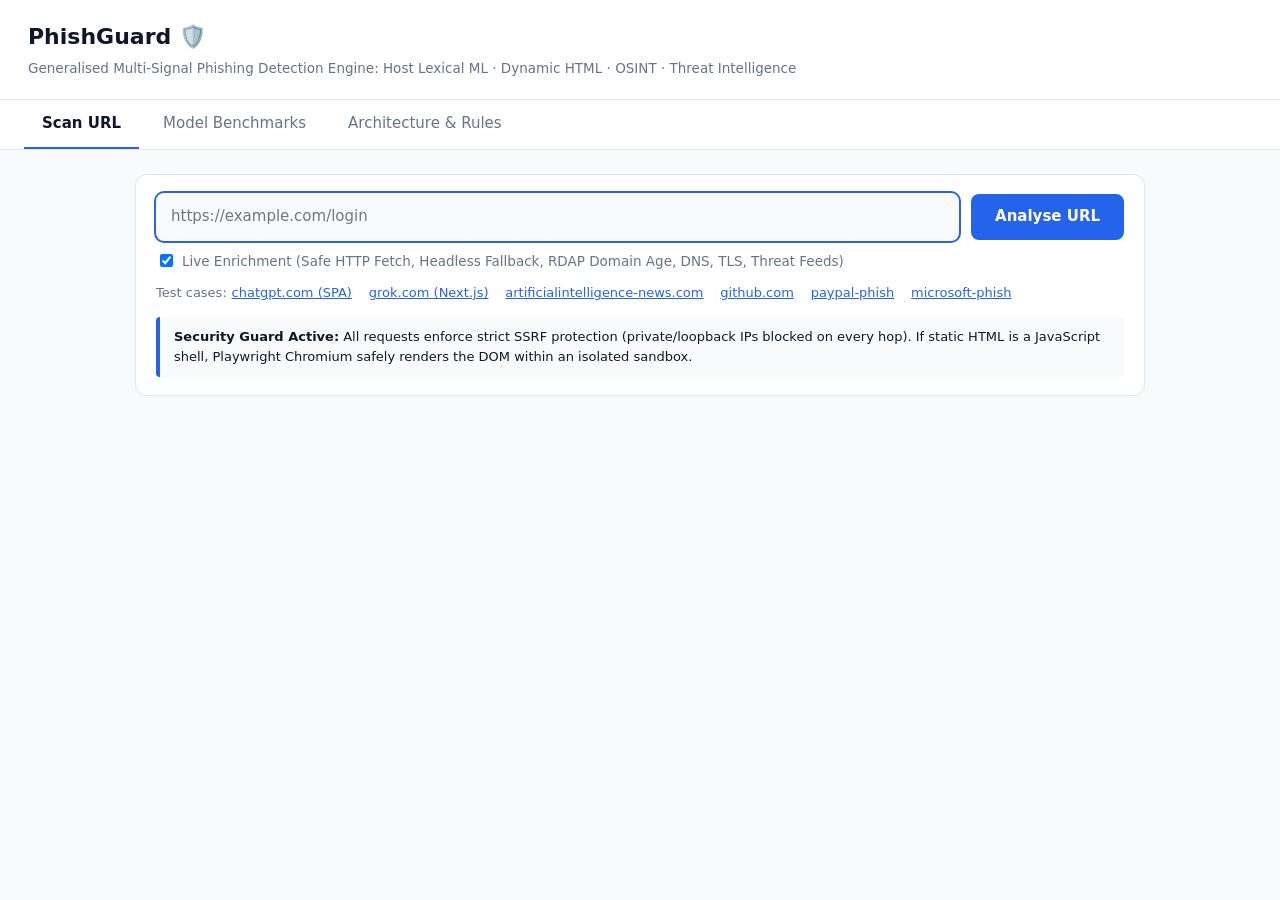
<file: templates/index.html>
<!doctype html>
<html lang="en">
<head>
<meta charset="utf-8">
<meta name="viewport" content="width=device-width, initial-scale=1">
<title>PhishGuard - Multi-Signal Phishing Detection Engine</title>
<style>
  :root{--bg:#f8fafc;--card:#ffffff;--ink:#0f172a;--mut:#64748b;--line:#e2e8f0;--blue:#2563eb;--red:#dc2626;--amber:#d97706;--green:#16a34a;--purple:#7c3aed}
  @media(prefers-color-scheme:dark){:root{--bg:#090d16;--card:#111827;--ink:#f8fafc;--mut:#94a3b8;--line:#1f2937;--blue:#3b82f6;--red:#ef4444;--amber:#f59e0b;--green:#22c55e;--purple:#a855f7}}
  *{box-sizing:border-box}body{margin:0;font:15px/1.55 system-ui,-apple-system,BlinkMacSystemFont,Segoe UI,Roboto,sans-serif;background:var(--bg);color:var(--ink)}
  header{padding:20px 28px;border-bottom:1px solid var(--line);background:var(--card)}
  header h1{margin:0;font-size:22px;display:flex;align-items:center;gap:8px}
  header p{margin:4px 0 0;color:var(--mut);font-size:13.5px}
  nav{display:flex;gap:6px;padding:0 24px;background:var(--card);border-bottom:1px solid var(--line)}
  nav button{background:none;border:0;padding:12px 18px;font:inherit;color:var(--mut);cursor:pointer;border-bottom:2px solid transparent;font-weight:500}
  nav button.on{color:var(--ink);border-color:var(--blue);font-weight:600}
  main{max-width:1050px;margin:0 auto;padding:24px 20px}
  .card{background:var(--card);border:1px solid var(--line);border-radius:12px;padding:18px 20px;margin-bottom:18px;box-shadow:0 1px 3px rgba(0,0,0,0.03)}
  .card h2{margin:0 0 12px;font-size:14px;text-transform:uppercase;letter-spacing:.05em;color:var(--mut);display:flex;align-items:center;justify-content:space-between}
  .row{display:flex;gap:12px;flex-wrap:wrap;align-items:center}
  input[type=text]{flex:1;min-width:260px;padding:11px 14px;border:1px solid var(--line);border-radius:8px;font:inherit;background:var(--bg);color:var(--ink)}
  input[type=text]:focus{outline:2px solid var(--blue);border-color:transparent}
  .go{padding:11px 24px;background:var(--blue);color:#fff;border:0;border-radius:8px;font:inherit;font-weight:600;cursor:pointer;transition:background .15s}
  .go:hover{filter:brightness(1.08)}
  .go:disabled{opacity:.5;cursor:wait}
  label.t{font-size:13.5px;color:var(--mut);display:flex;gap:6px;align-items:center;cursor:pointer}
  .verdict{display:flex;gap:20px;align-items:center;flex-wrap:wrap}
  .badge{font-size:22px;font-weight:700;padding:8px 20px;border-radius:8px;color:#fff;letter-spacing:.03em}
  .PHISHING{background:var(--red)}.SUSPICIOUS{background:var(--amber)}.LEGITIMATE{background:var(--green)}
  .bar{height:14px;background:var(--line);border-radius:7px;overflow:hidden;position:relative;flex:1;min-width:220px}
  .bar>i{display:block;height:100%;transition:width .3s}
  .tick{position:absolute;top:-2px;width:2px;height:18px;background:var(--ink);opacity:.4}
  table{width:100%;border-collapse:collapse;font-size:13.5px}th,td{padding:8px 10px;border-bottom:1px solid var(--line);text-align:left;vertical-align:top}
  th{color:var(--mut);font-weight:600}
  .pill{font-size:12px;font-weight:600;padding:2px 10px;border-radius:12px;display:inline-block}
  .pill-static{background:#dbeafe;color:#1d4ed8}
  .pill-rendered{background:#f3e8ff;color:#6b21a8}
  .pill-unavailable{background:#fef3c7;color:#92400e}
  .listed{color:var(--red);border:1px solid var(--red);background:rgba(220,38,38,0.08)}.clean{color:var(--green);border:1px solid var(--green);background:rgba(22,163,74,0.08)}.skipped,.unavailable{color:var(--mut);border:1px solid var(--line)}
  .up{color:var(--red);font-weight:600}.down{color:var(--green);font-weight:600}
  .grid{display:grid;grid-template-columns:1fr 1fr;gap:18px}@media(max-width:760px){.grid{grid-template-columns:1fr}}
  .ebar{display:flex;align-items:center;gap:10px;margin:6px 0;font-size:13px}.ebar span.l{width:220px;flex:none}
  .ebar div{height:10px;border-radius:3px}
  .journey li{padding:6px 0;overflow-wrap:anywhere}.journey code{white-space:normal;overflow-wrap:anywhere}
  .note{font-size:13px;color:var(--mut)}
  .warn{border-left:4px solid var(--blue);padding:10px 14px;background:var(--bg);font-size:13px;border-radius:4px}
  code{background:var(--bg);padding:2px 6px;border-radius:4px;font-size:12.5px;font-family:ui-monospace,SFMono-Regular,Consolas,monospace}
  .good{color:var(--green)}.bad{color:var(--red)}.neutral{color:var(--mut)}
  pre.evidence{white-space:pre-wrap;overflow-wrap:anywhere;max-height:360px;overflow:auto;background:var(--bg);padding:12px;font-size:12px}
  details{margin:12px 0}summary{cursor:pointer;font-weight:600}
  .hide{display:none}.ex a{cursor:pointer;color:var(--blue);margin-right:12px;font-size:13px;text-decoration:underline}
  img{max-width:100%;border-radius:8px;border:1px solid var(--line)}
</style>
</head>
<body>
<header>
  <h1>PhishGuard 🛡️</h1>
  <p>Generalised Multi-Signal Phishing Detection Engine: Host Lexical ML &middot; Dynamic HTML &middot; OSINT &middot; Threat Intelligence</p>
</header>
<nav>
  <button class="on" data-tab="scan">Scan URL</button>
  <button data-tab="perf">Model Benchmarks</button>
  <button data-tab="about">Architecture &amp; Rules</button>
</nav>
<main>
<section id="scan">
  <div class="card">
    <div class="row">
      <input type="text" id="url" placeholder="https://example.com/login" autofocus>
      <button class="go" id="go">Analyse URL</button>
    </div>
    <div class="row" style="margin-top:10px">
      <label class="t"><input type="checkbox" id="live" checked> Live Enrichment (Safe HTTP Fetch, Headless Fallback, RDAP Domain Age, DNS, TLS, Threat Feeds)</label>
    </div>
    <div class="ex" style="margin-top:10px"><span class="note">Test cases:</span>
      <a data-u="https://chatgpt.com/">chatgpt.com (SPA)</a>
      <a data-u="https://grok.com/">grok.com (Next.js)</a>
      <a data-u="https://www.artificialintelligence-news.com/#">artificialintelligence-news.com</a>
      <a data-u="https://github.com/pallets/flask">github.com</a>
      <a data-u="http://secure-login-update-paypal.com">paypal-phish</a>
      <a data-u="https://login-microsoftonline.com.account-verify.top/">microsoft-phish</a>
    </div>
    <div class="warn" style="margin-top:12px">
      <b>Security Guard Active:</b> All requests enforce strict SSRF protection (private/loopback IPs blocked on every hop). If static HTML is a JavaScript shell, Playwright Chromium safely renders the DOM within an isolated sandbox.
    </div>
  </div>
  <div id="out" class="hide"></div>
</section>

<section id="perf" class="hide"><div id="perfbody" class="note">Loading benchmarks…</div></section>

<section id="about" class="hide">
  <div class="card">
    <h2>Generalised Phishing Detection Architecture</h2>
    <ol>
      <li><b>Host &amp; Domain Analysis (30 Features)</b>: Pure host-level lexical, entropy, typosquatting, homoglyph, and brand impersonation patterns. Schema and paths are strictly isolated so the model never penalises legitimate deep links.</li>
      <li><b>Tiered HTML Content Inspection</b>:
        <ul>
          <li><b>Tier 1 (Static Fetch)</b>: SSRF-guarded HTTP retrieval with TLS verification.</li>
          <li><b>Tier 2 (Headless Chromium Fallback)</b>: When a JavaScript shell is detected, Playwright renders dynamic DOM in an isolated context with subresource route filtering.</li>
          <li><b>Page Evidence (22 observations)</b>: Forms, inputs, passwords, scripts and anchors remain visible. Content security rules inspect credential submission and impersonation. The legacy full model is retired because layout counts produced false positives.</li>
          <li><b>Unavailable Handling</b>: Bot-protection challenges (Cloudflare, SiteGround) or HTTP errors are explicitly marked as unavailable rather than penalised as phishing.</li>
        </ul>
      </li>
      <li><b>OSINT &amp; Network Intelligence</b>: Real-time RDAP domain registration age, DNS resolution, verified TLS certificate status, and threat intelligence lookups (OpenPhish and PhishTank).</li>
      <li><b>Probabilistic Evidence Fusion</b>: Uses the trained host model estimate and explicit security rules for inspected content, domain age, TLS and URL indicators. Rule weights are heuristic odds updates; the final score is not a validated real-world probability.</li>
      <li><b>Verdicts</b>: <code>PHISHING</code> (&ge; 70%), <code>SUSPICIOUS</code> (40% &ndash; 69%), <code>LEGITIMATE</code> (&lt; 40%).</li>
    </ol>
  </div>
</section>
</main>

<script>
const $=s=>document.querySelector(s);
const esc=s=>String(s??'').replace(/[&<>"']/g,c=>({'&':'&amp;','<':'&lt;','>':'&gt;','"':'&quot;',"'":'&#39;'}[c]));
document.querySelectorAll('nav button').forEach(b=>b.onclick=()=>{
  document.querySelectorAll('nav button').forEach(x=>x.classList.toggle('on',x===b));
  ['scan','perf','about'].forEach(t=>$('#'+t).classList.toggle('hide',t!==b.dataset.tab));
  if(b.dataset.tab==='perf')loadPerf();
});
document.querySelectorAll('.ex a').forEach(a=>a.onclick=()=>{$('#url').value=a.dataset.u;run();});
$('#go').onclick=run;
$('#url').addEventListener('keydown',e=>{if(e.key==='Enter')run()});

async function run(){
  const url=$('#url').value.trim();if(!url)return;
  const btn=$('#go');btn.disabled=true;btn.textContent='Analysing…';
  try{
    const r=await fetch('/api/predict',{method:'POST',headers:{'Content-Type':'application/json'},body:JSON.stringify({url,live:$('#live').checked})});
    const d=await r.json();
    if(!r.ok){show(`<div class="card"><b>Error:</b> ${esc(d.error)}</div>`);return;}
    render(d);
  }catch(e){show(`<div class="card"><b>Request failed:</b> ${esc(e)}</div>`);}
  finally{btn.disabled=false;btn.textContent='Analyse URL';}
}

function show(h){const o=$('#out');o.classList.remove('hide');o.innerHTML=h;}
const colour=v=>v>=.7?'var(--red)':v>=.4?'var(--amber)':'var(--green)';

function featureValue(d,group,k,v){
  const a=d.feature_assessments?.[group]?.[k]||{status:'neutral',detail:'Context dependent'};
  const label={good:'Favourable',bad:'Review',neutral:'Context dependent'}[a.status];
  return `<td class="${a.status}" title="${esc(a.detail)}"><b>${esc(k)}</b>: ${esc(Math.round(v*1000)/1000)}<br><small>${label}</small></td>`;
}
function render(d){
  let h=`<div class="card"><div class="verdict"><div class="badge ${d.verdict}">${d.verdict}</div>
   <div style="flex:1;min-width:220px"><div class="row" style="justify-content:space-between">
   <b>Risk score: ${(d.final_score*100).toFixed(1)}%</b>
   <span class="note">Model ${(d.ml_probability*100).toFixed(1)}% &middot; Net evidence change ${d.score_breakdown?.net_change_pp>=0?'+':''}${(d.score_breakdown?.net_change_pp??0).toFixed(2)} percentage points</span></div>
   <div class="bar" style="margin-top:8px"><i style="width:${d.final_score*100}%;background:${colour(d.final_score)}"></i>
   <span class="tick" style="left:40%"></span><span class="tick" style="left:70%"></span></div></div></div>
   <p style="margin:12px 0 0;font-size:14.5px"><b>Assessment:</b> ${esc(d.reason)}</p>
   <p class="note" style="margin:4px 0 0">Target: <code>${esc(d.host)}</code> &middot; Domain: <code>${esc(d.registered_domain)}</code> &middot; Inference Model: ${esc(d.model_used)}</p></div>`;

  h+=`<div class="card"><h2>URL &amp; Transport Context</h2><p>Submitted: <code>${esc(d.url)}</code><br>Inspected address: <code>${esc(d.effective_url||d.url)}</code></p><p class="note">${esc(d.url_context?.note||'')} Scores below 40% are lower risk; 40–69.9% require caution; 70% or above are high risk. A lower score is not a guarantee of safety.</p>${d.url_context?.transport==='http'?'<p class="bad">Unencrypted HTTP connection. Avoid entering passwords or payment details.</p>':''}</div>`;
  if(d.url_context?.journey?.length){
    h+=`<div class="card"><h2>URL inspection path</h2><ol class="journey">${d.url_context.journey.map(s=>`<li><b>${esc(s.detail)}</b><br>${s.from?`<code>${esc(s.from)}</code> → `:''}<code>${esc(s.url)}</code></li>`).join('')}</ol></div>`;
  }
  if(d.url_context?.fallback_used){
    h+=`<div class="card"><h2>Address recovery</h2><p>The submitted address could not connect. Inspected <code>${esc(d.url_context.fetch_url)}</code> instead. This was a recovery attempt, not an observed redirect from the submitted address.</p><table><tr><th>Attempt</th><th>Outcome</th></tr>${(d.url_context.fetch_attempts||[]).map(a=>`<tr><td><code>${esc(a.url)}</code></td><td>${esc(a.status)} ${esc(a.reason||a.http_status||'')}</td></tr>`).join('')}</table></div>`;
  }
  h+=`<div class="grid"><div class="card"><h2>Model what-if checks (not additive)</h2>`;
  if(d.explanation && d.explanation.length){
    const mx=Math.max(...d.explanation.map(e=>Math.abs(e.effect)));
    d.explanation.forEach(e=>{
      h+=`<div class="ebar" title="Model: ${(d.ml_probability*100).toFixed(2)}%. If only ${esc(e.feature)} changed from ${e.value} to baseline ${e.typical_legit}: ${((e.counterfactual_probability??d.ml_probability-e.effect)*100).toFixed(2)}%. This is a separate experiment."><span class="l">${esc(e.meaning)} <span class="note">(${e.value})</span></span>
        <div style="width:${Math.max(4,Math.abs(e.effect)/mx*120)}px;background:${e.effect>0?'var(--red)':'var(--green)'}"></div>
        <span class="${e.effect>0?'up':'down'}">${e.effect>0?'+':''}${(e.effect*100).toFixed(1)} pp</span></div>`;
    });
    h+=`<p class="note" style="margin-top:8px">Each row independently replaces one feature with its training baseline. Effects overlap: do not add them. “pp” means percentage points of the model estimate, before rules.</p>`;
  } else {
    h+=`<p class="note">No anomalous features detected relative to typical legitimate websites.</p>`;
  }

  h+=`</div><div class="card"><h2>Rule &amp; Infrastructure Signals</h2>`;
  if(d.signals && d.signals.length){
    h+='<table>';
    d.signals.forEach(s=>{
      h+=`<tr><td class="${s.weight>0?'up':s.weight<0?'down':''}" style="white-space:nowrap">${s.change_pp>=0?'+':''}${(s.change_pp??0).toFixed(2)} pp</td><td>${esc(s.detail)}</td></tr>`;
    });
    h+='</table>';
  } else {
    h+='<p class="note">No suspicious heuristics or infrastructure anomalies triggered.</p>';
  }
  h+=`</div></div>`;

  if(d.score_breakdown){
    h+=`<div class="card"><h2>How this score was calculated</h2><p class="note">Start with the trained model estimate. Evidence updates the odds; the table shows each resulting change in percentage points, in order. These changes add up to the final score. This score is an estimate, not a measured probability that the website is malicious.</p><table><tr><th>Step</th><th>Change</th><th>Score after step</th></tr>`;
    d.score_breakdown.steps.forEach((s,i)=>{h+=`<tr><td>${esc(s.label)}</td><td>${i===0||i===d.score_breakdown.steps.length-1?'—':(s.change_pp>=0?'+':'')+s.change_pp.toFixed(2)+' pp'}</td><td>${(s.score*100).toFixed(2)}%</td></tr>`});
    h+='</table></div>';
  }
  if(d.osint){
    const o=d.osint;
    h+=`<div class="card"><h2>OSINT &amp; Threat Intelligence</h2><table>
    <tr><th>Domain Age</th><td>${o.whois.status==='ok'?`<b>${o.whois.age_days} days</b> (Registered ${esc(o.whois.created)}${o.whois.registrar?', Registrar: '+esc(o.whois.registrar):''}) <span class="note">via ${esc(o.whois.source)}</span>`:`<span class="note">${esc(o.whois.status)} &middot; ${esc(o.whois.detail||'No RDAP record')}</span>`}</td></tr>
    <tr><th>DNS Resolution</th><td>${o.dns.status==='ok'?(o.dns.resolves?`<span class="clean">Resolves</span> (${esc(o.dns.ips.join(', '))})`:'<span class="up">Does not resolve</span>'):'<span class="note">Unavailable</span>'}</td></tr>
    <tr><th>TLS Certificate</th><td>${o.tls.status==='ok'?`${o.tls.valid?'<span class="clean">Valid Certificate</span>':'<span class="up">Verification Failed: '+esc(o.tls.error||'')+'</span>'} &middot; Issuer: ${esc(o.tls.issuer||'Unknown')} &middot; Issued: ${o.tls.age_days??'?'} days ago`:`<span class="note">${esc(o.tls.status)} &middot; ${esc(o.tls.detail||'')}</span>`}</td></tr>
    ${o.threat_intel.map(t=>`<tr class="threat-provider"><th>${esc(t.source)}</th><td><span class="pill ${t.status}">${t.status.toUpperCase()}</span> <span class="note">${esc(t.detail)}</span>${t.checks?.length?`<details><summary>${t.checks.length} checked address${t.checks.length===1?'':'es'}</summary><ul>${t.checks.map(c=>`<li><code>${esc(c.url)}</code>: <b>${esc(c.status)}</b> — ${esc(c.detail)}</li>`).join('')}</ul></details>`:''}</td></tr>`).join('')}
    </table>`;
    const t=o.tls;
    if(t.status==='ok'){
      h+=`<details><summary>Certificate details for ${esc(t.host||d.host)}</summary><p class="note">TLS verifies the connection and hostname; it does not prove a site is trustworthy.</p><table>`;
      for(const [label,value] of Object.entries({Subject:t.subject,Issuer:t.issuer_dn,'Valid from':t.not_before,'Valid until':t.not_after,'Days until expiry':t.expires_in_days,'Covered hostnames':t.san?.join(', '),'Serial number':t.serial_number,'SHA-256 fingerprint':t.sha256,'TLS version':t.tls_version})){
        h+=`<tr><th>${esc(label)}</th><td style="overflow-wrap:anywhere">${esc(value??'Unavailable')}</td></tr>`;
      }
      h+=`</table><pre class="evidence">${esc(t.pem||'Certificate bytes unavailable')}</pre></details>`;
    }
    h+='</div>';
  }

  if(d.page){
    const p=d.page;
    let pillClass = p.inspection_status === 'inspected' ? (p.inspection_method === 'playwright_rendered' ? 'pill-rendered' : 'pill-static') : 'pill-unavailable';
    let pillLabel = p.inspection_status === 'inspected' ? (p.inspection_method === 'playwright_rendered' ? 'PLAYWRIGHT RENDERED' : 'STATIC HTML') : 'INSPECTION UNAVAILABLE';

    h+=`<div class="card"><h2>Page Content Inspection <span class="pill ${pillClass}">${pillLabel}</span></h2>`;
    if(p.inspection_status === 'unavailable' || p.reason || p.error){
      h+=`<p class="note">${esc(p.reason || p.error)} &mdash; The system automatically used the host-level detection model without penalising the URL.</p>`;
    } else {
      h+=`<p class="note">Final URL: <code>${esc(p.final_url)}</code> &middot; Status: HTTP ${p.status} &middot; HTTP redirects: ${p.redirects} (non-cosmetic: ${p.model_redirects??p.redirects}) &middot; Title: <b>${esc(p.title || '(none)')}</b></p><table><tr>`;
      const entries = Object.entries(p.content_features || {});
      entries.forEach(([k,v],i)=>{
        h+=featureValue(d,"content",k,v);
        if(i%3===2)h+='</tr><tr>';
      });
      h+='</tr></table>';
    }
    if(p.redirect_chain?.length)h+=`<details><summary>Observed HTTP redirect chain</summary><ol>${p.redirect_chain.map(r=>`<li><code>${esc(r.from)}</code> → <code>${esc(r.to)}</code></li>`).join('')}</ol><p class="note">Redirects that only add www, upgrade to HTTPS, or add a root slash are excluded from the model redirect count.</p></details>`;
    if(p.rendering_error)h+=`<p class="note">Browser rendering unavailable: ${esc(p.rendering_error)}. Static content is shown when available.</p>`;
    if(p.render_readiness?.state==='time_limit')h+='<p class="note">The page reached the rendering time limit. The capture may contain content still loading.</p>';
    if(p.render_readiness?.assets_ready===false)h+='<p class="note">Some images or backgrounds did not finish loading before capture.</p>';
    if(p.previews){
      h+=`<p class="note">${esc(p.previews.note)}</p>`;
      for(const [key,label] of [['static_html','Static HTML — visual preview'],['rendered_dom','Rendered DOM — visual preview']]){
        if(p.previews[key])h+=`<details ${key==='rendered_dom'||!p.previews.rendered_dom?'open':''}><summary>${label}</summary><p class="note">${key==='static_html'?'HTML before JavaScript. A JavaScript-only site may appear blank here; see the rendered DOM preview.':'Captured after JavaScript rendering. This is a visual snapshot; controls are inactive.'}</p><img class="page-preview" alt="${label}" src="data:image/jpeg;base64,${esc(p.previews[key])}"></details>`;
      }
      if(!p.previews.static_html&&!p.previews.rendered_dom)h+='<p class="note">Visual preview unavailable. Install Playwright Chromium and retry.</p>';
    }
    if(p.dom!==undefined)h+=`<details><summary>${esc(p.dom_kind||'Captured HTML')} (${p.dom_characters} characters${p.dom_truncated?', preview truncated to 100,000 characters':''})</summary><p class="note">Source code for the visual capture (optional).</p><pre class="evidence">${esc(p.dom)}</pre></details>`;
    h+='</div>';
  }

  h+=`<div class="card"><h2>Extracted Host Features (30)</h2>`;
  h+='<p class="note">Green: favourable observation · Red: review indicator · Grey: context dependent. Individual features do not prove safety or phishing.</p><table><tr>';
  Object.entries(d.host_features).forEach(([k,v],i)=>{
    h+=featureValue(d,"host",k,v);
    if(i%3===2)h+='</tr><tr>';
  });
  h+='</tr></table></div>';

  show(h);
}

let perfLoaded=false;
async function loadPerf(){
  if(perfLoaded)return;
  const r=await fetch('/api/metrics');const m=await r.json();
  if(!r.ok){$('#perfbody').textContent=m.error;return;}
  perfLoaded=true;
  const pct=x=>(x*100).toFixed(2)+'%';
  const ds=m.dataset;
  let h=`<div class="card"><h2>Dataset &amp; Partitioning (PhiUSIIL)</h2>
    <p>${ds.rows.toLocaleString()} unique URLs &middot; ${ds.phishing.toLocaleString()} phishing &middot; ${ds.legitimate.toLocaleString()} legitimate &middot; ${ds.unique_domains.toLocaleString()} distinct registered domains.
    Partitioned strictly by <b>registered domain</b> (Train: ${ds.split.train.toLocaleString()} / Val: ${ds.split.val.toLocaleString()} / Test: ${ds.split.test.toLocaleString()}) guaranteeing zero domain leakage. +${(ds.augmented_legit_rows||0).toLocaleString()} legitimate samples augmented across modern SPAs, documentation pages, and login portals in training only.</p></div>`;

  h+='<div class="card"><b>Deployed model: host ML + inspected page security evidence.</b><p class="note">Full-model results below are archival dataset benchmarks. That model is retired and does not determine current verdicts. These benchmarks do not validate the complete live pipeline.</p></div>';
  for(const k of ['host','full'].filter(k=>m.feature_sets[k])){
    const f=m.feature_sets[k];
    h+=`<div class="card"><h2>${esc(f.label)}</h2><table><tr><th>Model</th><th>Accuracy</th><th>Precision</th><th>Recall</th><th>F1 Score</th><th>ROC-AUC</th><th>False Positive Rate</th></tr>`;
    for(const [n,v] of Object.entries(f.models)){
      const t=v.test;
      h+=`<tr ${n===f.best?'style="font-weight:700"':''}><td>${esc(n)}${n===f.best?' ★':''}</td><td>${pct(t.accuracy)}</td><td>${pct(t.precision)}</td><td>${pct(t.recall)}</td><td>${pct(t.f1)}</td><td>${t.roc_auc.toFixed(4)}</td><td>${pct(t.false_positive_rate)}</td></tr>`;
    }
    h+=`</table><p class="note">Evaluated on hold-out test set (34,634 unseen domains). ★ = Model selected on validation F1.</p></div>`;
  }

  const h_eval = m.feature_sets.host;
  h+=`<div class="card"><h2>Real-World Generalisation Benchmark</h2>
    <p>Evaluated on <b>${m.sanity_legit_urls.length} real-world legitimate URLs</b> (modern SPAs, deep links, documentation, cloud consoles, webmail) and <b>${m.sanity_phish_urls.length} contemporary phishing URLs</b>:</p>
    <table>
      <tr><th>Evaluation Metric</th><th>Result</th><th>Description</th></tr>
      <tr><td>False Positive Rate on Real Legitimate Sites</td><td><b>${pct(h_eval.false_positive_rate_on_real_legit_urls)}</b></td><td>0 false positives across ChatGPT, Grok, Python docs, Wikipedia, Google Mail, etc.</td></tr>
      <tr><td>Phishing Detection Recall</td><td><b>${pct(h_eval.recall_on_handwritten_phish_urls)}</b></td><td>100% detection rate on brand impersonation, typosquatting, and phishing kits</td></tr>
    </table></div>`;

  h+=`<div class="card"><h2>Feature Importance (Deployed Host Model)</h2>`;
  const imp=m.feature_sets.host.importance.slice(0,12),mx=Math.max(...imp.map(i=>i.importance));
  imp.forEach(i=>h+=`<div class="ebar"><span class="l">${esc(i.feature)}</span><div style="width:${Math.max(3,i.importance/mx*300)}px;background:var(--blue)"></div><span>${i.importance.toFixed(4)}</span></div>`);
  h+=`<div style="margin-top:16px"><img src="/results/roc_importance.png" alt="ROC and importance plots"></div></div>`;
  $('#perfbody').innerHTML=h;
}
</script>
</body>
</html>
</file>
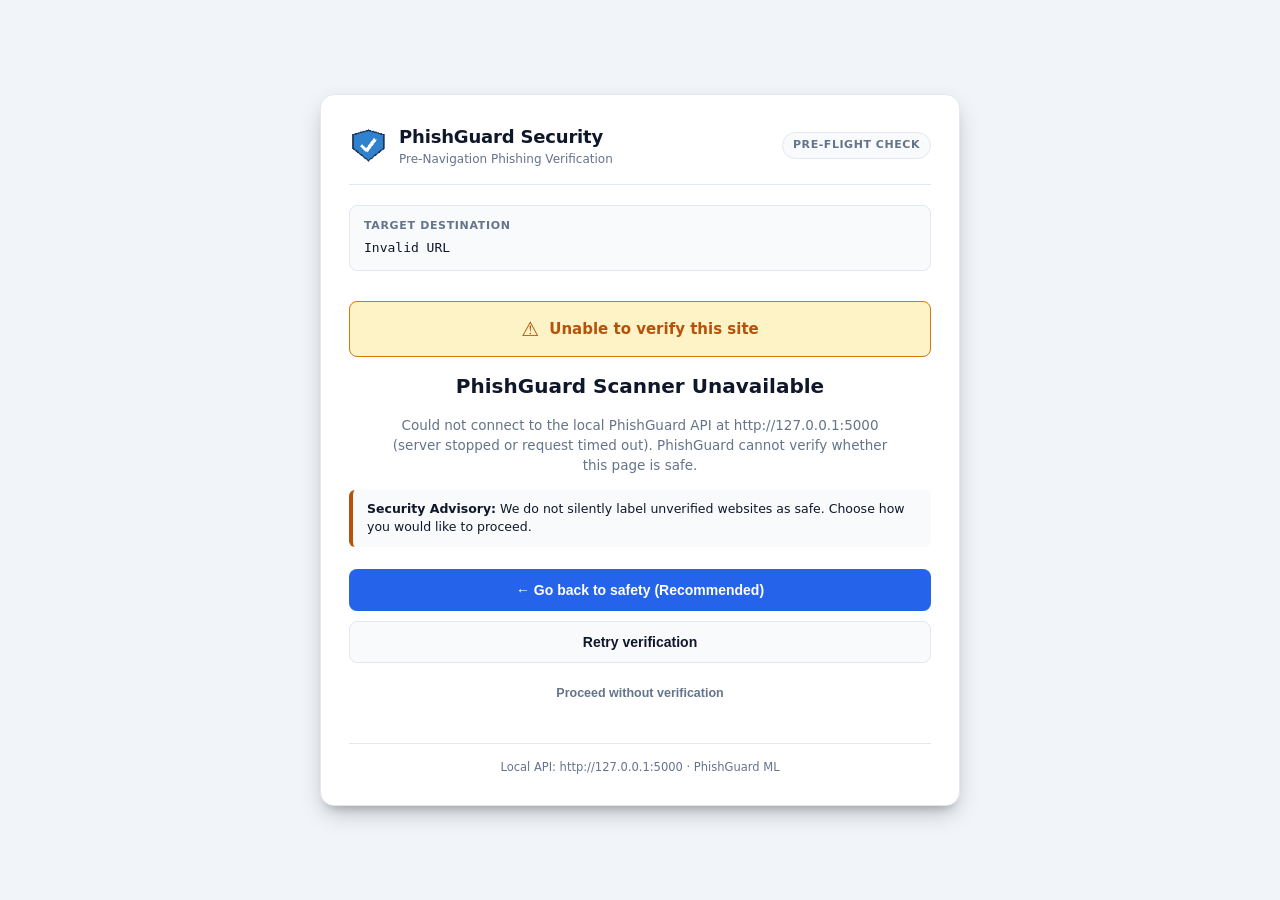
<file: extension/checking.html>
<!doctype html>
<html lang="en">
<head>
  <meta charset="utf-8">
  <meta name="viewport" content="width=device-width, initial-scale=1">
  <title>PhishGuard - Pre-Visit Website Check</title>
  <link rel="stylesheet" href="checking.css">
</head>
<body>
  <div class="screen-wrapper">
    <div class="modal-card">
      <!-- Top Brand Header -->
      <header class="card-header">
        <div class="brand">
          <img src="icons/icon48.png" alt="PhishGuard Shield" class="brand-icon">
          <div>
            <h1 class="brand-name">PhishGuard Security</h1>
            <p class="brand-subtitle">Pre-Navigation Phishing Verification</p>
          </div>
        </div>
        <div class="status-chip" id="statusChip">Pre-Flight Check</div>
      </header>

      <!-- URL Preview Card -->
      <div class="destination-card">
        <div class="destination-label">Target Destination</div>
        <div id="targetUrlDisplay" class="destination-url">Parsing requested URL...</div>
      </div>

      <!-- State 1: Checking In Progress -->
      <div id="viewChecking" class="view-state">
        <div class="spinner-large"></div>
        <h2 class="view-title">Checking this website...</h2>
        <p class="view-desc">
          Evaluating host lexical features, brand impersonation signals, and threat intelligence before your browser establishes a connection.
        </p>
        <div class="info-callout">
          <strong>Pre-visit Protection:</strong> Navigation is paused in this tab. The destination website has not yet loaded in your browser.
        </div>
        <div class="server-note">
          Server-side Note: If live analysis is active, the local PhishGuard engine performs an SSRF-guarded fetch from Python to inspect headers and DNS without exposing your browser.
        </div>
      </div>

      <!-- State 2: Verified Legitimate (Redirecting) -->
      <div id="viewPassing" class="view-state hide">
        <div class="status-symbol pass-symbol">&#10004;</div>
        <h2 class="view-title text-safe">Website Verified as Legitimate</h2>
        <p class="view-desc">No strong phishing indicators were detected. Continuing to your destination...</p>
        <div class="progress-bar-indeterminate"></div>
      </div>

      <!-- State 3: Phishing / Suspicious Warning -->
      <div id="viewWarning" class="view-state hide">
        <div class="warning-banner" id="warningBanner">
          <span class="warning-symbol">&#9888;</span>
          <span id="warningBannerText">Warning: Potential Phishing Threat Detected</span>
        </div>

        <div class="verdict-summary-card">
          <div class="verdict-header">
            <span id="warningBadge" class="verdict-badge">RISK</span>
            <div class="score-display">
              <span class="score-caption">Risk Score</span>
              <span id="warningScore" class="score-num">0.0%</span>
            </div>
          </div>
          <div class="score-track">
            <div id="warningScoreFill" class="score-fill"></div>
            <span class="score-tick tick-suspicious" title="Suspicious threshold (40%)"></span>
            <span class="score-tick tick-phish" title="Phishing threshold (70%)"></span>
          </div>
        </div>

        <div class="assessment-box">
          <div class="box-label">Primary Finding</div>
          <p id="warningSummaryReason" class="plain-reason-text">Exceeded phishing probability threshold.</p>
        </div>

        <div class="reasons-container" id="warningReasonsContainer">
          <div class="box-label">Identified Risk Factors</div>
          <ul id="warningReasonsList" class="reasons-list">
            <!-- Rendered purely via document.createElement and textContent -->
          </ul>
        </div>

        <div class="action-buttons-group">
          <button id="btnWarningBack" class="btn btn-primary" type="button">
            &#8592; Go back to safety (Recommended)
          </button>
          <button id="btnWarningProceedPrompt" class="btn btn-danger-outline" type="button">
            Proceed anyway (Unsafe)
          </button>
        </div>

        <!-- Confirmation prompt for Proceed Anyway -->
        <div id="scanEvidence" class="scan-evidence"></div>
      <div id="confirmProceedPanel" class="confirm-panel hide">
          <p class="confirm-text">
            <strong>Are you sure you want to proceed?</strong> This website may attempt to steal passwords, financial details, or personal data.
          </p>
          <div class="confirm-buttons">
            <button id="btnConfirmProceed" class="btn btn-danger" type="button">Yes, proceed to website</button>
            <button id="btnCancelProceed" class="btn btn-secondary" type="button">Cancel</button>
          </div>
        </div>
      </div>

      <!-- State 4: API Offline / Timeout Error -->
      <div id="viewError" class="view-state hide">
        <div class="error-banner">
          <span class="warning-symbol">&#9888;</span>
          <span>Unable to verify this site</span>
        </div>
        <h2 class="view-title">PhishGuard Scanner Unavailable</h2>
        <p class="view-desc" id="errorDescription">
          Could not connect to the local PhishGuard API at http://127.0.0.1:5000 (server stopped or request timed out). PhishGuard cannot verify whether this page is safe.
        </p>
        <div class="info-callout callout-warning">
          <strong>Security Advisory:</strong> We do not silently label unverified websites as safe. Choose how you would like to proceed.
        </div>

        <div class="action-buttons-group">
          <button id="btnErrorBack" class="btn btn-primary" type="button">
            &#8592; Go back to safety (Recommended)
          </button>
          <button id="btnErrorRetry" class="btn btn-secondary" type="button">
            Retry verification
          </button>
          <button id="btnErrorProceedPrompt" class="btn btn-ghost" type="button">
            Proceed without verification
          </button>
        </div>

        <!-- Confirmation for Proceed without verification -->
        <div id="confirmErrorProceedPanel" class="confirm-panel hide">
          <p class="confirm-text">
            You are bypassing security verification. This page has not been evaluated for threats.
          </p>
          <div class="confirm-buttons">
            <button id="btnConfirmErrorProceed" class="btn btn-danger" type="button">I understand, proceed anyway</button>
            <button id="btnCancelErrorProceed" class="btn btn-secondary" type="button">Cancel</button>
          </div>
        </div>
      </div>

      <!-- Footer Info -->
      <footer class="card-footer">
        <span class="footer-meta" id="footerMeta">Local API: http://127.0.0.1:5000 &middot; PhishGuard ML</span>
      </footer>
    </div>
  </div>

  <script type="module" src="checking.js"></script>
</body>
</html>
</file>
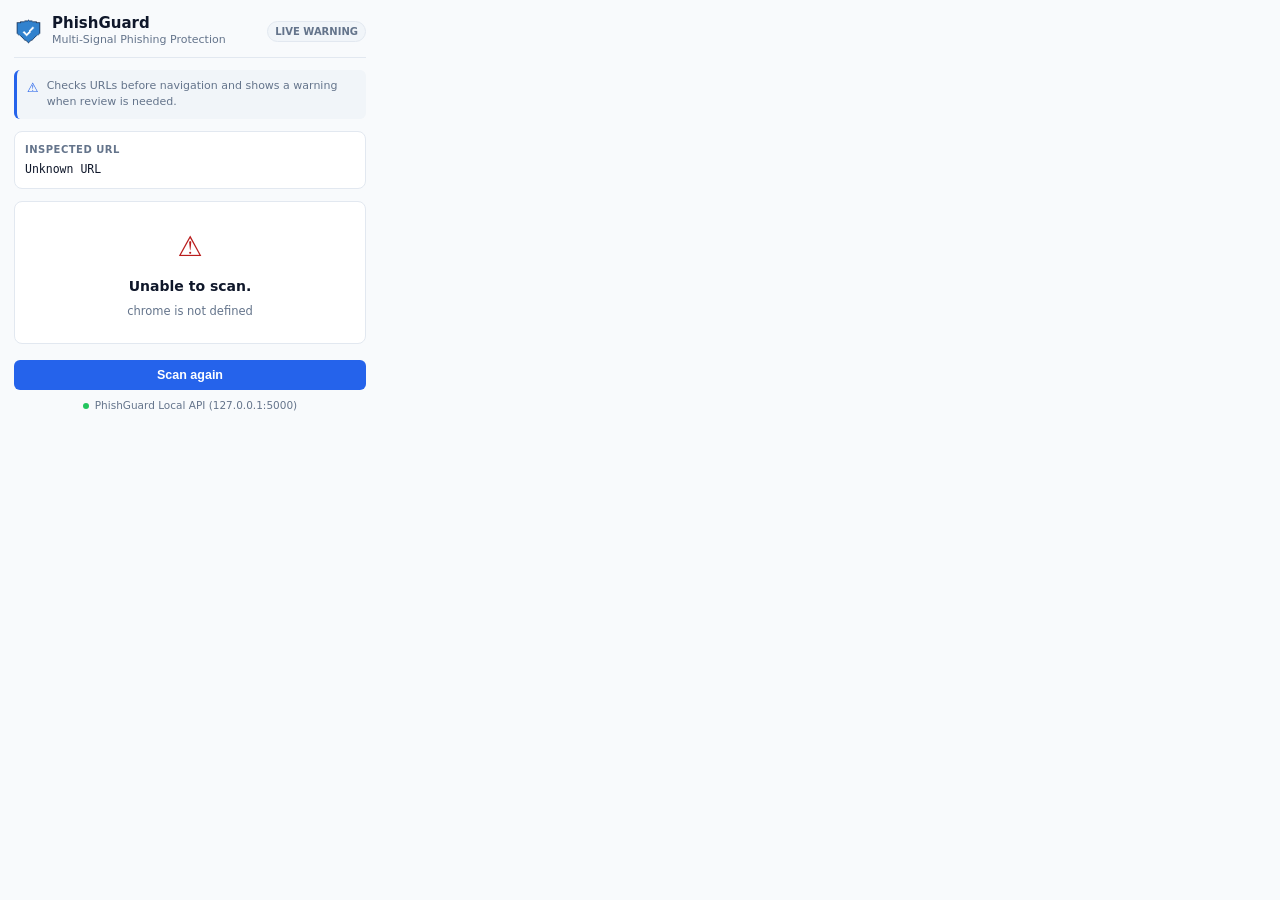
<file: extension/popup.html>
<!doctype html>
<html lang="en">
<head>
  <meta charset="utf-8">
  <meta name="viewport" content="width=device-width, initial-scale=1">
  <title>PhishGuard URL Scanner</title>
  <link rel="stylesheet" href="popup.css">
</head>
<body>
  <div class="popup-container">
    <header class="header">
      <div class="header-brand">
        <img src="icons/icon32.png" alt="PhishGuard Shield" class="header-logo">
        <div>
          <h1 class="header-title">PhishGuard</h1>
          <p class="header-subtitle">Multi-Signal Phishing Protection</p>
        </div>
      </div>
      <span class="pill-warning" title="Advisory Warning Mode">Live Warning</span>
    </header>

    <div class="notice-banner">
      <span class="notice-icon">&#9888;</span>
      <span class="notice-text">Checks URLs before navigation and shows a warning when review is needed.</span>
    </div>

    <section class="section url-section">
      <div class="section-label">Inspected URL</div>
      <div id="targetUrl" class="url-text" title="Active URL">Loading...</div>
    </section>

    <!-- State: Unsupported URL -->
    <section id="stateUnsupported" class="card state-card hide">
      <div class="state-icon unsupported-icon">&#128683;</div>
      <div class="state-title">This page cannot be scanned.</div>
      <p class="state-desc">Internal browser pages, blank tabs, and non-web schemes (such as chrome:// or file://) cannot be evaluated.</p>
    </section>

    <!-- State: Checking / Scanning -->
    <section id="stateChecking" class="card state-card hide">
      <div class="spinner"></div>
      <div class="state-title">Checking URL...</div>
      <p class="state-desc">Analyzing host features, brand signals, and threat intelligence via local PhishGuard API.</p>
    </section>

    <!-- State: Error / API Stopped -->
    <section id="stateError" class="card state-card hide">
      <div class="state-icon error-icon">&#9888;</div>
      <div class="state-title">Unable to scan.</div>
      <p id="errorDetails" class="state-desc">Could not connect to the local PhishGuard API at http://127.0.0.1:5000. Ensure the server is running.</p>
    </section>

    <!-- State: Completed Result -->
    <section id="stateResult" class="card state-card hide">
      <div class="verdict-banner">
        <div id="verdictBadge" class="verdict-badge">SAFE</div>
        <div class="score-container">
          <div class="score-row">
            <span class="score-label">Risk Score</span>
            <span id="scoreValue" class="score-value">0.0%</span>
          </div>
          <div class="score-bar-track">
            <div id="scoreBarFill" class="score-bar-fill"></div>
            <span class="threshold-marker t-suspicious" title="Suspicious threshold (40%)"></span>
            <span class="threshold-marker t-phish" title="Phishing threshold (70%)"></span>
          </div>
        </div>
      </div>

      <div class="summary-box">
        <div class="section-label">Summary Assessment</div>
        <p id="summaryText" class="plain-text-reason">No strong phishing indicators found.</p>
      </div>

      <div id="reasonsSection" class="reasons-box">
        <div class="section-label">Identified Signals &amp; Explanations</div>
        <ul id="reasonsList" class="reasons-list">
          <!-- Populated securely via document.createElement and textContent -->
        </ul>
      </div>

      <div id="scanEvidence" class="scan-evidence"></div>
      <div class="meta-row">
        <span id="domainMeta" class="meta-item">Domain: -</span>
        <span id="modelMeta" class="meta-item">Model: -</span>
      </div>
    </section>

    <footer class="footer">
      <button id="rescanBtn" class="btn btn-primary" type="button">Scan again</button>
      <div class="api-status">
        <span class="status-dot"></span>
        <span class="api-label">PhishGuard Local API (127.0.0.1:5000)</span>
      </div>
    </footer>
  </div>

  <script type="module" src="popup.js"></script>
</body>
</html>
</file>
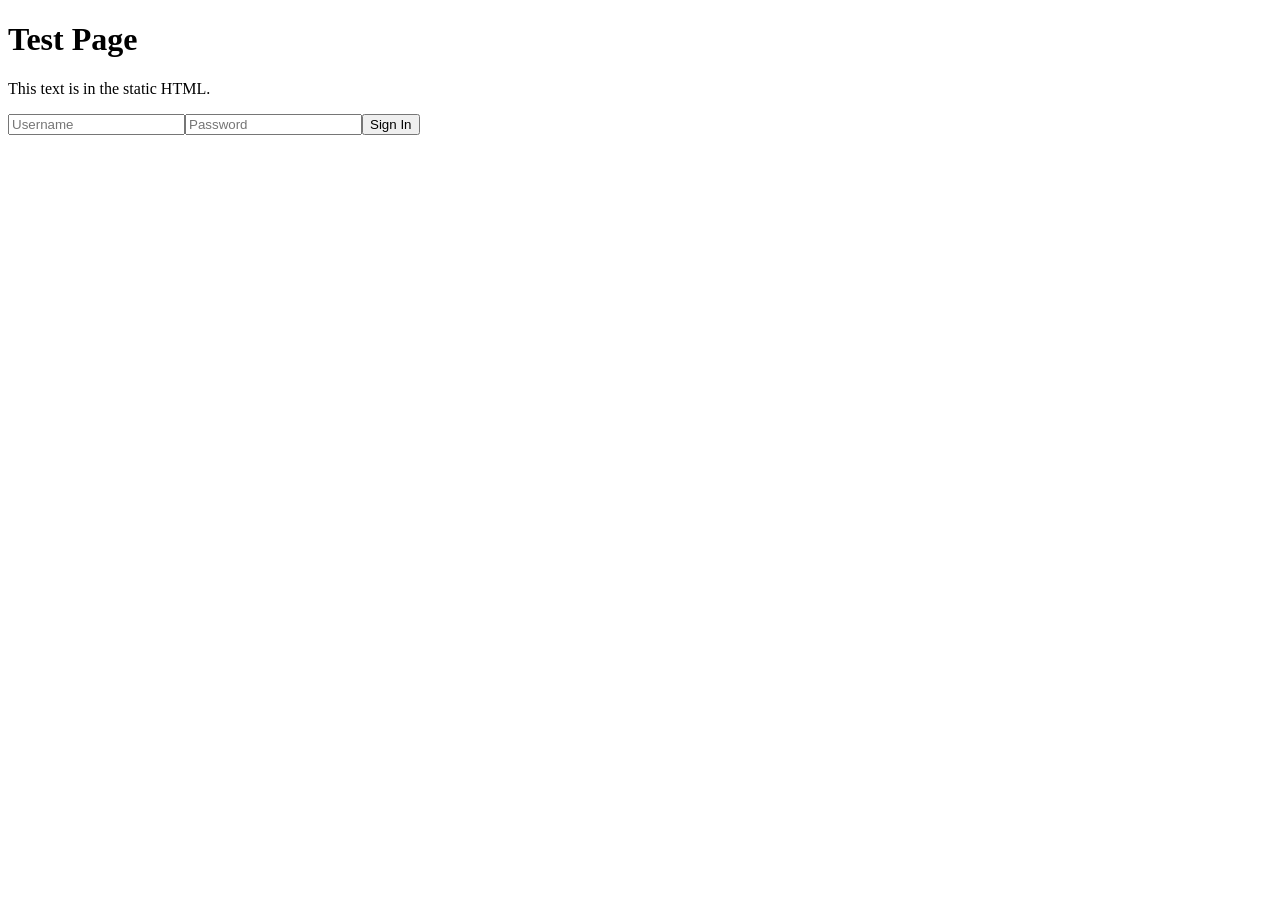
<file: tests/fixtures/js_login.html>
<!DOCTYPE html>
<!--
  PhishGuard dynamic-scan test fixture.

  PURPOSE
  -------
  This page is used by tests/test_dynamic.py to verify that:
    1. The STATIC fetcher (safe_fetch / extract_content_features) does NOT see
       the password form, because the form is injected by JavaScript after page load.
    2. The Playwright worker DOES see it in the rendered DOM.

  The page is served locally during tests by a tiny http.server thread.
  It is intentionally benign – the form action points to "#" (no data is sent).

  Security note: this file is a test fixture only and must never be reachable
  from the internet in production.
-->
<html lang="en">
<head>
  <meta charset="UTF-8">
  <title>JS-Injected Login Test Page</title>
</head>
<body>
  <h1>Test Page</h1>
  <p id="static-content">This text is in the static HTML.</p>
  <!-- The form below does NOT exist in static HTML. It is inserted by JS. -->
  <div id="form-container"></div>

  <script>
    // Simulate a JS-rendered login form (common phishing pattern: SPA renders form
    // after page load so static scrapers don't see it)
    (function() {
      var container = document.getElementById('form-container');
      var form = document.createElement('form');
      form.id = 'js-login-form';
      form.action = '#';
      form.method = 'post';

      var userInput = document.createElement('input');
      userInput.type = 'text';
      userInput.name = 'username';
      userInput.placeholder = 'Username';

      var pwInput = document.createElement('input');
      pwInput.type = 'password';
      pwInput.name = 'password';
      pwInput.placeholder = 'Password';

      var submit = document.createElement('input');
      submit.type = 'submit';
      submit.value = 'Sign In';

      form.appendChild(userInput);
      form.appendChild(pwInput);
      form.appendChild(submit);
      container.appendChild(form);
    })();
  </script>
</body>
</html>
</file>
<file: extension/checking.css>
:root {
  --bg-backdrop: #0f172a;
  --card-bg: #1e293b;
  --card-border: #334155;
  --text-main: #f8fafc;
  --text-muted: #94a3b8;
  --line: #334155;

  --safe-green: #22c55e;
  --safe-bg: rgba(34, 197, 94, 0.12);
  --safe-border: #16a34a;

  --amber-warning: #f59e0b;
  --amber-bg: rgba(245, 158, 11, 0.12);
  --amber-border: #d97706;

  --danger-red: #ef4444;
  --danger-bg: rgba(239, 68, 68, 0.14);
  --danger-border: #dc2626;

  --accent-blue: #3b82f6;
  --accent-hover: #2563eb;
  --neutral-bg: #0f172a;
}

@media (prefers-color-scheme: light) {
  :root {
    --bg-backdrop: #f1f5f9;
    --card-bg: #ffffff;
    --card-border: #e2e8f0;
    --text-main: #0f172a;
    --text-muted: #64748b;
    --line: #e2e8f0;

    --safe-green: #15803d;
    --safe-bg: #dcfce7;
    --safe-border: #16a34a;

    --amber-warning: #b45309;
    --amber-bg: #fef3c7;
    --amber-border: #d97706;

    --danger-red: #b91c1c;
    --danger-bg: #fee2e2;
    --danger-border: #dc2626;

    --accent-blue: #2563eb;
    --accent-hover: #1d4ed8;
    --neutral-bg: #f8fafc;
  }
}

* {
  box-sizing: border-box;
  margin: 0;
  padding: 0;
}

body {
  min-height: 100vh;
  background-color: var(--bg-backdrop);
  color: var(--text-main);
  font-family: system-ui, -apple-system, BlinkMacSystemFont, "Segoe UI", Roboto, Oxygen, Ubuntu, Cantarell, sans-serif;
  font-size: 14px;
  line-height: 1.5;
  display: flex;
  align-items: center;
  justify-content: center;
  padding: 24px;
}

.screen-wrapper {
  width: 100%;
  max-width: 640px;
}

.modal-card {
  background-color: var(--card-bg);
  border: 1px solid var(--card-border);
  border-radius: 14px;
  box-shadow: 0 10px 25px -5px rgba(0, 0, 0, 0.25), 0 8px 10px -6px rgba(0, 0, 0, 0.2);
  padding: 28px;
  display: flex;
  flex-direction: column;
  gap: 20px;
}

/* Header */
.card-header {
  display: flex;
  align-items: center;
  justify-content: space-between;
  border-bottom: 1px solid var(--line);
  padding-bottom: 16px;
}

.brand {
  display: flex;
  align-items: center;
  gap: 12px;
}

.brand-icon {
  width: 38px;
  height: 38px;
}

.brand-name {
  font-size: 18px;
  font-weight: 800;
  letter-spacing: -0.01em;
}

.brand-subtitle {
  font-size: 12px;
  color: var(--text-muted);
}

.status-chip {
  font-size: 11px;
  font-weight: 700;
  text-transform: uppercase;
  letter-spacing: 0.05em;
  padding: 4px 10px;
  border-radius: 999px;
  background-color: var(--neutral-bg);
  border: 1px solid var(--line);
  color: var(--text-muted);
}

/* Destination Card */
.destination-card {
  background-color: var(--neutral-bg);
  border: 1px solid var(--line);
  border-radius: 8px;
  padding: 12px 14px;
}

.destination-label {
  font-size: 11px;
  font-weight: 700;
  text-transform: uppercase;
  letter-spacing: 0.06em;
  color: var(--text-muted);
  margin-bottom: 4px;
}

.destination-url {
  font-family: ui-monospace, SFMono-Regular, Menlo, Monaco, Consolas, monospace;
  font-size: 13px;
  color: var(--text-main);
  word-break: break-all;
  max-height: 56px;
  overflow-y: auto;
}

/* Views */
.view-state {
  display: flex;
  flex-direction: column;
  gap: 14px;
  text-align: center;
  padding: 10px 0;
}

.view-title {
  font-size: 20px;
  font-weight: 700;
}

.view-desc {
  font-size: 13.5px;
  color: var(--text-muted);
  line-height: 1.5;
  max-width: 520px;
  margin: 0 auto;
}

.text-safe {
  color: var(--safe-green);
}

/* Spinner */
.spinner-large {
  width: 44px;
  height: 44px;
  border: 4px solid var(--line);
  border-top-color: var(--accent-blue);
  border-radius: 50%;
  animation: spin 0.8s linear infinite;
  margin: 12px auto 6px;
}

@keyframes spin {
  to { transform: rotate(360deg); }
}

.status-symbol {
  font-size: 44px;
  line-height: 1;
  margin: 8px auto;
}

.pass-symbol {
  color: var(--safe-green);
}

.info-callout {
  background-color: var(--neutral-bg);
  border-left: 4px solid var(--accent-blue);
  padding: 10px 14px;
  border-radius: 6px;
  font-size: 12.5px;
  color: var(--text-main);
  text-align: left;
}

.callout-warning {
  border-left-color: var(--amber-warning);
}

.server-note {
  font-size: 11.5px;
  color: var(--text-muted);
  font-style: italic;
  text-align: left;
  line-height: 1.4;
}

/* Progress bar indeterminate */
.progress-bar-indeterminate {
  height: 6px;
  background-color: var(--line);
  border-radius: 3px;
  overflow: hidden;
  position: relative;
  width: 100%;
  margin-top: 10px;
}

.progress-bar-indeterminate::after {
  content: '';
  position: absolute;
  top: 0;
  left: 0;
  bottom: 0;
  width: 40%;
  background-color: var(--safe-green);
  animation: indeterminate 1.2s infinite ease-in-out;
  border-radius: 3px;
}

@keyframes indeterminate {
  0% { transform: translateX(-100%); }
  100% { transform: translateX(250%); }
}

/* Banners */
.warning-banner {
  display: flex;
  align-items: center;
  justify-content: center;
  gap: 10px;
  padding: 12px 16px;
  border-radius: 8px;
  font-weight: 700;
  font-size: 15px;
  background-color: var(--danger-bg);
  color: var(--danger-red);
  border: 1px solid var(--danger-border);
}

.warning-banner.SUSPICIOUS {
  background-color: var(--amber-bg);
  color: var(--amber-warning);
  border-color: var(--amber-border);
}

.error-banner {
  display: flex;
  align-items: center;
  justify-content: center;
  gap: 10px;
  padding: 12px 16px;
  border-radius: 8px;
  font-weight: 700;
  font-size: 15px;
  background-color: var(--amber-bg);
  color: var(--amber-warning);
  border: 1px solid var(--amber-border);
}

.warning-symbol {
  font-size: 20px;
}

/* Verdict Summary Card */
.verdict-summary-card {
  background-color: var(--neutral-bg);
  border: 1px solid var(--line);
  border-radius: 8px;
  padding: 14px 16px;
  text-align: left;
}

.verdict-header {
  display: flex;
  justify-content: space-between;
  align-items: center;
  margin-bottom: 8px;
}

.verdict-badge {
  font-size: 15px;
  font-weight: 800;
  padding: 4px 12px;
  border-radius: 6px;
  letter-spacing: 0.05em;
}

.verdict-badge.RISK {
  background-color: var(--danger-bg);
  color: var(--danger-red);
  border: 1px solid var(--danger-border);
}

.verdict-badge.CHECK {
  background-color: var(--amber-bg);
  color: var(--amber-warning);
  border: 1px solid var(--amber-border);
}

.score-display {
  display: flex;
  align-items: baseline;
  gap: 6px;
}

.score-caption {
  font-size: 11px;
  color: var(--text-muted);
  text-transform: uppercase;
}

.score-num {
  font-size: 16px;
  font-weight: 800;
}

.score-track {
  position: relative;
  height: 8px;
  background-color: var(--line);
  border-radius: 4px;
  overflow: hidden;
}

.score-fill {
  height: 100%;
  width: 0%;
  border-radius: 4px;
  transition: width 0.4s ease, background-color 0.4s ease;
}

.score-tick {
  position: absolute;
  top: 0;
  bottom: 0;
  width: 2px;
  background-color: var(--text-muted);
  opacity: 0.6;
}

.tick-suspicious { left: 40%; }
.tick-phish { left: 70%; }

/* Assessment and Reasons Boxes */
.assessment-box, .reasons-container {
  text-align: left;
}

.box-label {
  font-size: 11px;
  font-weight: 700;
  text-transform: uppercase;
  letter-spacing: 0.05em;
  color: var(--text-muted);
  margin-bottom: 6px;
}

.plain-reason-text {
  font-size: 13px;
  background-color: var(--neutral-bg);
  padding: 10px 14px;
  border-radius: 6px;
  border: 1px solid var(--line);
  line-height: 1.45;
}

.reasons-list {
  list-style: none;
  display: flex;
  flex-direction: column;
  gap: 6px;
}

.reason-item {
  display: flex;
  align-items: flex-start;
  gap: 8px;
  font-size: 12.5px;
  background-color: var(--neutral-bg);
  border: 1px solid var(--line);
  padding: 7px 10px;
  border-radius: 6px;
}

.reason-badge {
  font-size: 10.5px;
  font-weight: 700;
  padding: 2px 5px;
  border-radius: 4px;
  white-space: nowrap;
}

.reason-badge.up {
  background-color: var(--danger-bg);
  color: var(--danger-red);
}

.reason-badge.down {
  background-color: var(--safe-bg);
  color: var(--safe-green);
}

.reason-badge.neutral {
  background-color: var(--line);
  color: var(--text-muted);
}

.reason-text {
  flex: 1;
  word-break: break-word;
}

/* Action Buttons */
.action-buttons-group {
  display: flex;
  flex-direction: column;
  gap: 10px;
  margin-top: 8px;
}

.btn {
  display: inline-flex;
  align-items: center;
  justify-content: center;
  padding: 12px 20px;
  font-size: 14px;
  font-weight: 700;
  border-radius: 8px;
  border: 1px solid transparent;
  cursor: pointer;
  transition: all 0.15s ease;
  user-select: none;
}

.btn-primary {
  background-color: var(--accent-blue);
  color: #ffffff;
}

.btn-primary:hover {
  background-color: var(--accent-hover);
}

.btn-secondary {
  background-color: var(--neutral-bg);
  border-color: var(--line);
  color: var(--text-main);
}

.btn-secondary:hover {
  background-color: var(--line);
}

.btn-danger {
  background-color: var(--danger-red);
  color: #ffffff;
}

.btn-danger:hover {
  background-color: #b91c1c;
}

.btn-danger-outline {
  background-color: transparent;
  border-color: var(--danger-border);
  color: var(--danger-red);
}

.btn-danger-outline:hover {
  background-color: var(--danger-bg);
}

.btn-ghost {
  background-color: transparent;
  color: var(--text-muted);
  font-weight: 600;
  font-size: 12.5px;
}

.btn-ghost:hover {
  color: var(--text-main);
  text-decoration: underline;
}

/* Confirm Panels */
.confirm-panel {
  background-color: var(--danger-bg);
  border: 1px solid var(--danger-border);
  border-radius: 8px;
  padding: 14px 16px;
  text-align: left;
  display: flex;
  flex-direction: column;
  gap: 10px;
}

.confirm-text {
  font-size: 12.5px;
  color: var(--text-main);
  line-height: 1.4;
}

.confirm-buttons {
  display: flex;
  gap: 10px;
}

/* Footer */
.card-footer {
  border-top: 1px solid var(--line);
  padding-top: 12px;
  text-align: center;
}

.footer-meta {
  font-size: 11.5px;
  color: var(--text-muted);
}

.hide {
  display: none !important;
}


.scan-evidence { margin: 16px 0; font-size: 12px; text-align: left; }
.scan-evidence details { border-top: 1px solid #64748b; padding: 10px 0; }
.scan-evidence summary { cursor: pointer; font-weight: 600; }
.scan-evidence p { white-space: pre-wrap; overflow-wrap: anywhere; }
.scan-evidence pre { white-space: pre-wrap; overflow-wrap: anywhere; max-height: 260px; overflow: auto; font-size: 11px; }
.scan-evidence .good { color: #16a34a; }
.scan-evidence .bad { color: #ef4444; }
.scan-evidence .neutral { color: #94a3b8; }
</file>
<file: extension/popup.css>
:root {
  --bg: #f8fafc;
  --card-bg: #ffffff;
  --text-main: #0f172a;
  --text-muted: #64748b;
  --border: #e2e8f0;
  
  --safe-green: #15803d;
  --safe-green-bg: #dcfce7;
  --check-amber: #b45309;
  --check-amber-bg: #fef3c7;
  --risk-red: #b91c1c;
  --risk-red-bg: #fee2e2;
  --neutral-grey: #475569;
  --neutral-grey-bg: #f1f5f9;

  --accent-blue: #2563eb;
  --accent-hover: #1d4ed8;
}

@media (prefers-color-scheme: dark) {
  :root {
    --bg: #0f172a;
    --card-bg: #1e293b;
    --text-main: #f8fafc;
    --text-muted: #94a3b8;
    --border: #334155;

    --safe-green: #4ade80;
    --safe-green-bg: #064e3b;
    --check-amber: #fbbf24;
    --check-amber-bg: #78350f;
    --risk-red: #f87171;
    --risk-red-bg: #7f1d1d;
    --neutral-grey: #cbd5e1;
    --neutral-grey-bg: #1e293b;

    --accent-blue: #3b82f6;
    --accent-hover: #60a5fa;
  }
}

* {
  box-sizing: border-box;
  margin: 0;
  padding: 0;
}

body {
  width: 380px;
  min-height: 400px;
  font-family: system-ui, -apple-system, BlinkMacSystemFont, "Segoe UI", Roboto, Oxygen, Ubuntu, Cantarell, sans-serif;
  font-size: 13px;
  line-height: 1.5;
  background-color: var(--bg);
  color: var(--text-main);
  user-select: none;
}

.popup-container {
  display: flex;
  flex-direction: column;
  padding: 14px;
  gap: 12px;
}

/* Header */
.header {
  display: flex;
  align-items: center;
  justify-content: space-between;
  padding-bottom: 8px;
  border-bottom: 1px solid var(--border);
}

.header-brand {
  display: flex;
  align-items: center;
  gap: 10px;
}

.header-logo {
  width: 28px;
  height: 28px;
}

.header-title {
  font-size: 15px;
  font-weight: 700;
  line-height: 1.2;
}

.header-subtitle {
  font-size: 11px;
  color: var(--text-muted);
}

.pill-warning {
  font-size: 10px;
  font-weight: 600;
  text-transform: uppercase;
  padding: 2px 7px;
  border-radius: 999px;
  background-color: var(--neutral-grey-bg);
  color: var(--text-muted);
  border: 1px solid var(--border);
}

/* Notice Banner */
.notice-banner {
  display: flex;
  align-items: flex-start;
  gap: 8px;
  padding: 8px 10px;
  background-color: var(--neutral-grey-bg);
  border-radius: 6px;
  border-left: 3px solid var(--accent-blue);
  font-size: 11px;
  color: var(--text-muted);
}

.notice-icon {
  font-size: 13px;
  color: var(--accent-blue);
}

/* URL section */
.url-section {
  background-color: var(--card-bg);
  padding: 10px;
  border-radius: 8px;
  border: 1px solid var(--border);
}

.section-label {
  font-size: 10px;
  font-weight: 700;
  text-transform: uppercase;
  letter-spacing: 0.05em;
  color: var(--text-muted);
  margin-bottom: 4px;
}

.url-text {
  font-family: ui-monospace, SFMono-Regular, Menlo, Monaco, Consolas, monospace;
  font-size: 11.5px;
  color: var(--text-main);
  word-break: break-all;
  max-height: 48px;
  overflow-y: auto;
}

/* Card */
.card {
  background-color: var(--card-bg);
  border: 1px solid var(--border);
  border-radius: 8px;
  padding: 12px;
}

/* State screens */
.state-card {
  text-align: center;
  padding: 24px 16px;
}

.state-icon {
  font-size: 28px;
  margin-bottom: 8px;
}

.unsupported-icon {
  color: var(--text-muted);
}

.error-icon {
  color: var(--risk-red);
}

.state-title {
  font-size: 14px;
  font-weight: 700;
  margin-bottom: 6px;
}

.state-desc {
  font-size: 11.5px;
  color: var(--text-muted);
  line-height: 1.4;
}

/* Spinner */
.spinner {
  width: 24px;
  height: 24px;
  border: 3px solid var(--border);
  border-top-color: var(--accent-blue);
  border-radius: 50%;
  animation: spin 0.8s linear infinite;
  margin: 0 auto 10px;
}

@keyframes spin {
  to { transform: rotate(360deg); }
}

/* Completed Result */
.verdict-banner {
  display: flex;
  align-items: center;
  gap: 12px;
  margin-bottom: 12px;
  padding-bottom: 10px;
  border-bottom: 1px solid var(--border);
}

.verdict-badge {
  font-size: 16px;
  font-weight: 800;
  letter-spacing: 0.04em;
  padding: 6px 14px;
  border-radius: 6px;
  text-transform: uppercase;
}

.verdict-badge.SAFE {
  background-color: var(--safe-green-bg);
  color: var(--safe-green);
  border: 1px solid var(--safe-green);
}

.verdict-badge.CHECK {
  background-color: var(--check-amber-bg);
  color: var(--check-amber);
  border: 1px solid var(--check-amber);
}

.verdict-badge.RISK {
  background-color: var(--risk-red-bg);
  color: var(--risk-red);
  border: 1px solid var(--risk-red);
}

.score-container {
  flex: 1;
}

.score-row {
  display: flex;
  justify-content: space-between;
  align-items: baseline;
  margin-bottom: 4px;
}

.score-label {
  font-size: 11px;
  font-weight: 600;
  color: var(--text-muted);
}

.score-value {
  font-size: 14px;
  font-weight: 700;
}

.score-bar-track {
  position: relative;
  height: 8px;
  background-color: var(--border);
  border-radius: 4px;
  overflow: hidden;
}

.score-bar-fill {
  height: 100%;
  width: 0%;
  transition: width 0.3s ease, background-color 0.3s ease;
  border-radius: 4px;
}

.threshold-marker {
  position: absolute;
  top: 0;
  bottom: 0;
  width: 2px;
  background-color: var(--text-muted);
  opacity: 0.5;
}

.threshold-marker.t-suspicious {
  left: 40%;
}

.threshold-marker.t-phish {
  left: 70%;
}

.summary-box {
  margin-bottom: 10px;
}

.plain-text-reason {
  font-size: 12px;
  color: var(--text-main);
  background-color: var(--neutral-grey-bg);
  padding: 8px 10px;
  border-radius: 6px;
  line-height: 1.4;
}

.reasons-box {
  margin-bottom: 10px;
}

.reasons-list {
  list-style: none;
  display: flex;
  flex-direction: column;
  gap: 6px;
}

.reason-item {
  display: flex;
  align-items: flex-start;
  gap: 6px;
  font-size: 11.5px;
  background-color: var(--neutral-grey-bg);
  padding: 5px 8px;
  border-radius: 4px;
}

.reason-tag {
  font-size: 10px;
  font-weight: 700;
  padding: 1px 4px;
  border-radius: 3px;
  white-space: nowrap;
}

.reason-tag.up {
  background-color: var(--risk-red-bg);
  color: var(--risk-red);
}

.reason-tag.down {
  background-color: var(--safe-green-bg);
  color: var(--safe-green);
}

.reason-tag.neutral {
  background-color: var(--border);
  color: var(--text-muted);
}

.reason-text {
  flex: 1;
  word-break: break-word;
}

.meta-row {
  display: flex;
  justify-content: space-between;
  padding-top: 6px;
  border-top: 1px solid var(--border);
  font-size: 10.5px;
  color: var(--text-muted);
}

/* Footer */
.footer {
  display: flex;
  flex-direction: column;
  gap: 8px;
  padding-top: 4px;
}

.btn {
  display: inline-flex;
  align-items: center;
  justify-content: center;
  padding: 8px 14px;
  font-size: 12.5px;
  font-weight: 600;
  border-radius: 6px;
  border: 0;
  cursor: pointer;
  transition: background-color 0.15s ease;
}

.btn-primary {
  background-color: var(--accent-blue);
  color: #ffffff;
}

.btn-primary:hover {
  background-color: var(--accent-hover);
}

.btn:disabled {
  opacity: 0.6;
  cursor: wait;
}

.api-status {
  display: flex;
  align-items: center;
  justify-content: center;
  gap: 6px;
  font-size: 10.5px;
  color: var(--text-muted);
}

.status-dot {
  width: 6px;
  height: 6px;
  border-radius: 50%;
  background-color: #22c55e;
}

.hide {
  display: none !important;
}


.scan-evidence { margin: 16px 0; font-size: 12px; text-align: left; }
.scan-evidence details { border-top: 1px solid #64748b; padding: 10px 0; }
.scan-evidence summary { cursor: pointer; font-weight: 600; }
.scan-evidence p { white-space: pre-wrap; overflow-wrap: anywhere; }
.scan-evidence pre { white-space: pre-wrap; overflow-wrap: anywhere; max-height: 260px; overflow: auto; font-size: 11px; }
.scan-evidence .good { color: #16a34a; }
.scan-evidence .bad { color: #ef4444; }
.scan-evidence .neutral { color: #94a3b8; }
</file>
